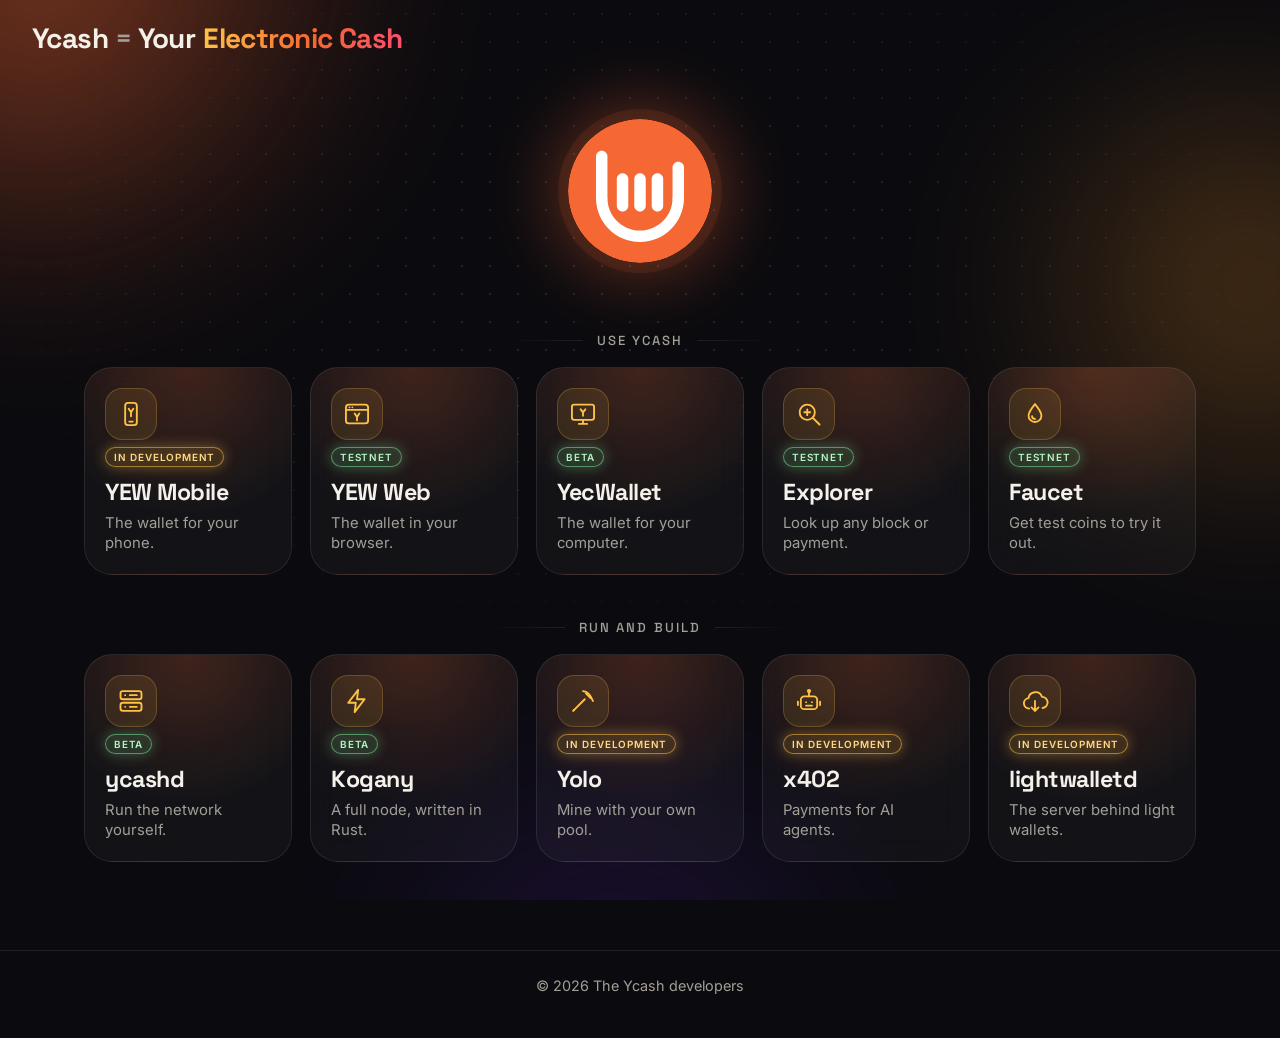
<file: index.html>
<!doctype html>
<html lang="en" class="no-js">
<head>
  <meta charset="utf-8">
  <meta name="viewport" content="width=device-width, initial-scale=1">
  <title>Ycash: Your Electronic Cash</title>
  <meta name="description" content="Ycash is digital cash you control. Wallets, nodes and tools.">
  <meta name="theme-color" content="#0b0b0f">
  <meta name="color-scheme" content="dark">
  <meta property="og:title" content="Ycash: Your Electronic Cash">
  <meta property="og:description" content="Ycash is digital cash you control. Wallets, nodes and tools.">
  <meta property="og:type" content="website">
  <meta property="og:url" content="https://ycash.team/">
  <link rel="canonical" href="https://ycash.team/">
  <link rel="icon" href="/assets/ycash-logo.svg" type="image/svg+xml">
  <link rel="preconnect" href="https://fonts.googleapis.com">
  <link rel="preconnect" href="https://fonts.gstatic.com" crossorigin>
  <link rel="stylesheet" href="https://fonts.googleapis.com/css2?family=Inter:wght@400;500;600&amp;family=Space+Grotesk:wght@500;700&amp;display=swap">
  <link rel="stylesheet" href="/assets/site.css">
  <script src="/assets/site.js" defer></script>
</head>
<body class="home">
  <div class="sky" aria-hidden="true">
    <span class="orb orb-a"></span>
    <span class="orb orb-b"></span>
    <span class="orb orb-c"></span>
    <span class="grid"></span>
  </div>

  <header class="corner" id="corner">
    <h1 class="brandline">
      <span class="sr-only">Ycash = Your Electronic Cash</span>
      <span class="fixed" aria-hidden="true">Ycash <span class="eq">=</span> Your</span>
      <span class="slot" aria-hidden="true"><span class="sizer">Electronic Cash</span><span class="word is-in" id="word">Electronic Cash</span></span>
    </h1>
  </header>

  <main>
    <section class="hero">
      <img class="logo" src="/assets/ycash-logo.svg" width="144" height="144" alt="Ycash logo">
    </section>

    <section class="row row-use" aria-labelledby="row-use">
      <h2 class="row-label" id="row-use">Use Ycash</h2>
      <ul class="tiles">
        <li class="tile">
          <span class="tag tag-dev">In development</span>
          <svg class="icon" viewBox="0 0 24 24" fill="none" stroke="currentColor" stroke-width="1.6" stroke-linecap="round" stroke-linejoin="round" aria-hidden="true" focusable="false"><rect x="7" y="2.5" width="10" height="19" rx="2.5"/><path d="M10.5 18.5h3"/><path d="M10 7.5l2 3 2-3M12 10.5V14"/></svg>
          <h3><a href="/yew/">YEW Mobile</a></h3>
          <p>The wallet for your phone.</p>
        </li>
        <li class="tile">
          <span class="tag tag-live">Testnet</span>
          <svg class="icon" viewBox="0 0 24 24" fill="none" stroke="currentColor" stroke-width="1.6" stroke-linecap="round" stroke-linejoin="round" aria-hidden="true" focusable="false"><rect x="2.5" y="4" width="19" height="16" rx="2.5"/><path d="M2.5 8.5h19M5.5 6.3h.01M8 6.3h.01"/><path d="M10 11.5l2 3 2-3M12 14.5V17.5"/></svg>
          <h3><a href="/yew-web/">YEW Web</a></h3>
          <p>The wallet in your browser.</p>
        </li>
        <li class="tile">
          <span class="tag tag-live">Beta</span>
          <svg class="icon" viewBox="0 0 24 24" fill="none" stroke="currentColor" stroke-width="1.6" stroke-linecap="round" stroke-linejoin="round" aria-hidden="true" focusable="false"><rect x="2.5" y="4" width="19" height="13" rx="2"/><path d="M8.5 20.5h7M12 17v3.5"/><path d="M10 8l2 2.6L14 8M12 10.6V13.5"/></svg>
          <h3><a href="/yecwallet/">YecWallet</a></h3>
          <p>The wallet for your computer.</p>
        </li>
        <li class="tile">
          <span class="tag tag-live">Testnet</span>
          <svg class="icon" viewBox="0 0 24 24" fill="none" stroke="currentColor" stroke-width="1.6" stroke-linecap="round" stroke-linejoin="round" aria-hidden="true" focusable="false"><circle cx="10.5" cy="10.5" r="6.5"/><path d="M15.5 15.5L21 21"/><path d="M8 10.5h5M10.5 8v5"/></svg>
          <h3><a href="/explorer/">Explorer</a></h3>
          <p>Look up any block or payment.</p>
        </li>
        <li class="tile">
          <span class="tag tag-live">Testnet</span>
          <svg class="icon" viewBox="0 0 24 24" fill="none" stroke="currentColor" stroke-width="1.6" stroke-linecap="round" stroke-linejoin="round" aria-hidden="true" focusable="false"><path d="M12 3.5c3 3.6 5.5 6.6 5.5 9.9a5.5 5.5 0 0 1-11 0c0-3.3 2.5-6.3 5.5-9.9z"/><path d="M9.5 13.8a2.5 2.5 0 0 0 2.5 2.5"/></svg>
          <h3><a href="/faucet/">Faucet</a></h3>
          <p>Get test coins to try it out.</p>
        </li>
      </ul>
    </section>

    <section class="row row-build" aria-labelledby="row-build">
      <h2 class="row-label" id="row-build">Run and build</h2>
      <ul class="tiles">
        <li class="tile">
          <span class="tag tag-live">Beta</span>
          <svg class="icon" viewBox="0 0 24 24" fill="none" stroke="currentColor" stroke-width="1.6" stroke-linecap="round" stroke-linejoin="round" aria-hidden="true" focusable="false"><rect x="3" y="3.5" width="18" height="7" rx="2"/><rect x="3" y="13.5" width="18" height="7" rx="2"/><path d="M7 7h.01M7 17h.01M11 7h6M11 17h6"/></svg>
          <h3><a href="/ycashd/">ycashd</a></h3>
          <p>Run the network yourself.</p>
        </li>
        <li class="tile">
          <span class="tag tag-live">Beta</span>
          <svg class="icon" viewBox="0 0 24 24" fill="none" stroke="currentColor" stroke-width="1.6" stroke-linecap="round" stroke-linejoin="round" aria-hidden="true" focusable="false"><path d="M13 2.5L4.5 13.5H11l-1 8 8.5-11H12l1-8z"/></svg>
          <h3><a href="/kogany/">Kogany</a></h3>
          <p>A full node, written in Rust.</p>
        </li>
        <li class="tile">
          <span class="tag tag-dev">In development</span>
          <svg class="icon" viewBox="0 0 24 24" fill="none" stroke="currentColor" stroke-width="1.6" stroke-linecap="round" stroke-linejoin="round" aria-hidden="true" focusable="false"><path d="M14.5 5.5l4 4M4 20l9.5-9.5"/><path d="M12 3.5c3 .2 6.3 2.2 8.5 8.5"/><path d="M4 20l-.5.5"/></svg>
          <h3><a href="/yolo/">Yolo</a></h3>
          <p>Mine with your own pool.</p>
        </li>
        <li class="tile">
          <span class="tag tag-dev">In development</span>
          <svg class="icon" viewBox="0 0 24 24" fill="none" stroke="currentColor" stroke-width="1.6" stroke-linecap="round" stroke-linejoin="round" aria-hidden="true" focusable="false"><rect x="5" y="8" width="14" height="11" rx="3"/><path d="M12 8V4.5M9.5 13h.01M14.5 13h.01M9.5 16h5"/><circle cx="12" cy="3.5" r="1"/><path d="M2.5 12.5v3M21.5 12.5v3"/></svg>
          <h3><a href="/x402/">x402</a></h3>
          <p>Payments for AI agents.</p>
        </li>
        <li class="tile">
          <span class="tag tag-dev">In development</span>
          <svg class="icon" viewBox="0 0 24 24" fill="none" stroke="currentColor" stroke-width="1.6" stroke-linecap="round" stroke-linejoin="round" aria-hidden="true" focusable="false"><path d="M7 18.5a4.5 4.5 0 01-.6-8.96A6 6 0 0118 8.5a4.75 4.75 0 01.5 9.48"/><path d="M12 12v8.5M9 17.5l3 3 3-3"/></svg>
          <h3><a href="/lightwalletd/">lightwalletd</a></h3>
          <p>The server behind light wallets.</p>
        </li>
      </ul>
    </section>

  </main>

  <footer>
    <p>© 2026 The Ycash developers</p>
  </footer>
</body>
</html>
</file>
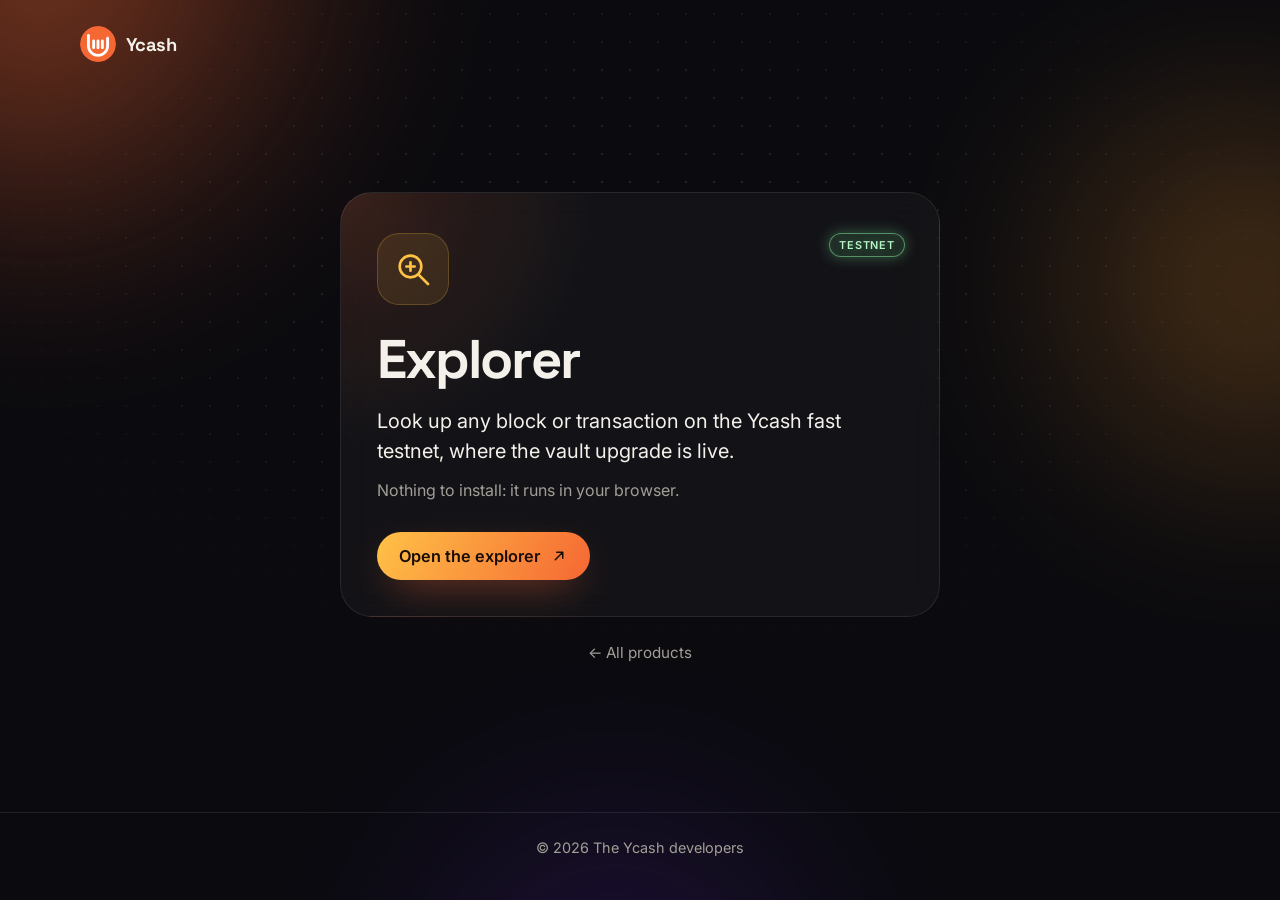
<file: explorer/index.html>
<!doctype html>
<html lang="en" class="no-js">
<head>
  <meta charset="utf-8">
  <meta name="viewport" content="width=device-width, initial-scale=1">
  <title>Explorer · Ycash</title>
  <meta name="description" content="Look up any block or transaction on the Ycash fast testnet, where the vault upgrade is live.">
  <meta name="theme-color" content="#0b0b0f">
  <meta name="color-scheme" content="dark">
  <meta property="og:title" content="Explorer · Ycash">
  <meta property="og:description" content="Look up any block or transaction on the Ycash fast testnet, where the vault upgrade is live.">
  <meta property="og:type" content="website">
  <meta property="og:url" content="https://ycash.team/explorer/">
  <link rel="canonical" href="https://ycash.team/explorer/">
  <link rel="icon" href="/assets/ycash-logo.svg" type="image/svg+xml">
  <link rel="preconnect" href="https://fonts.googleapis.com">
  <link rel="preconnect" href="https://fonts.gstatic.com" crossorigin>
  <link rel="stylesheet" href="https://fonts.googleapis.com/css2?family=Inter:wght@400;500;600&amp;family=Space+Grotesk:wght@500;700&amp;display=swap">
  <link rel="stylesheet" href="/assets/site.css">
  <script src="/assets/site.js" defer></script>
</head>
<body class="product">
  <div class="sky" aria-hidden="true">
    <span class="orb orb-a"></span>
    <span class="orb orb-b"></span>
    <span class="orb orb-c"></span>
    <span class="grid"></span>
  </div>

  <header class="bar">
    <a class="brand" href="/"><img src="/assets/ycash-logo.svg" width="36" height="36" alt=""><span>Ycash</span></a>
  </header>

  <main>
    <article class="card">
      <svg class="icon icon-lg" viewBox="0 0 24 24" fill="none" stroke="currentColor" stroke-width="1.6" stroke-linecap="round" stroke-linejoin="round" aria-hidden="true" focusable="false"><circle cx="10.5" cy="10.5" r="6.5"/><path d="M15.5 15.5L21 21"/><path d="M8 10.5h5M10.5 8v5"/></svg>
      <span class="tag tag-live">Testnet</span>
      <h1>Explorer</h1>
      <p class="what">Look up any block or transaction on the Ycash fast testnet, where the vault upgrade is live.</p>
      <p class="how">Nothing to install: it runs in your browser.</p>
      <a class="button" href="https://fastnet-explorer.ycash.team" rel="noopener">Open the explorer <svg class="arrow" viewBox="0 0 24 24" width="18" height="18" fill="none" stroke="currentColor" stroke-width="2" stroke-linecap="round" stroke-linejoin="round" aria-hidden="true" focusable="false"><path d="M7 17L17 7M9 7h8v8"/></svg></a>
    </article>
    <p class="back"><a href="/">All products</a></p>
  </main>

  <footer>
    <p>© 2026 The Ycash developers</p>
  </footer>
</body>
</html>
</file>
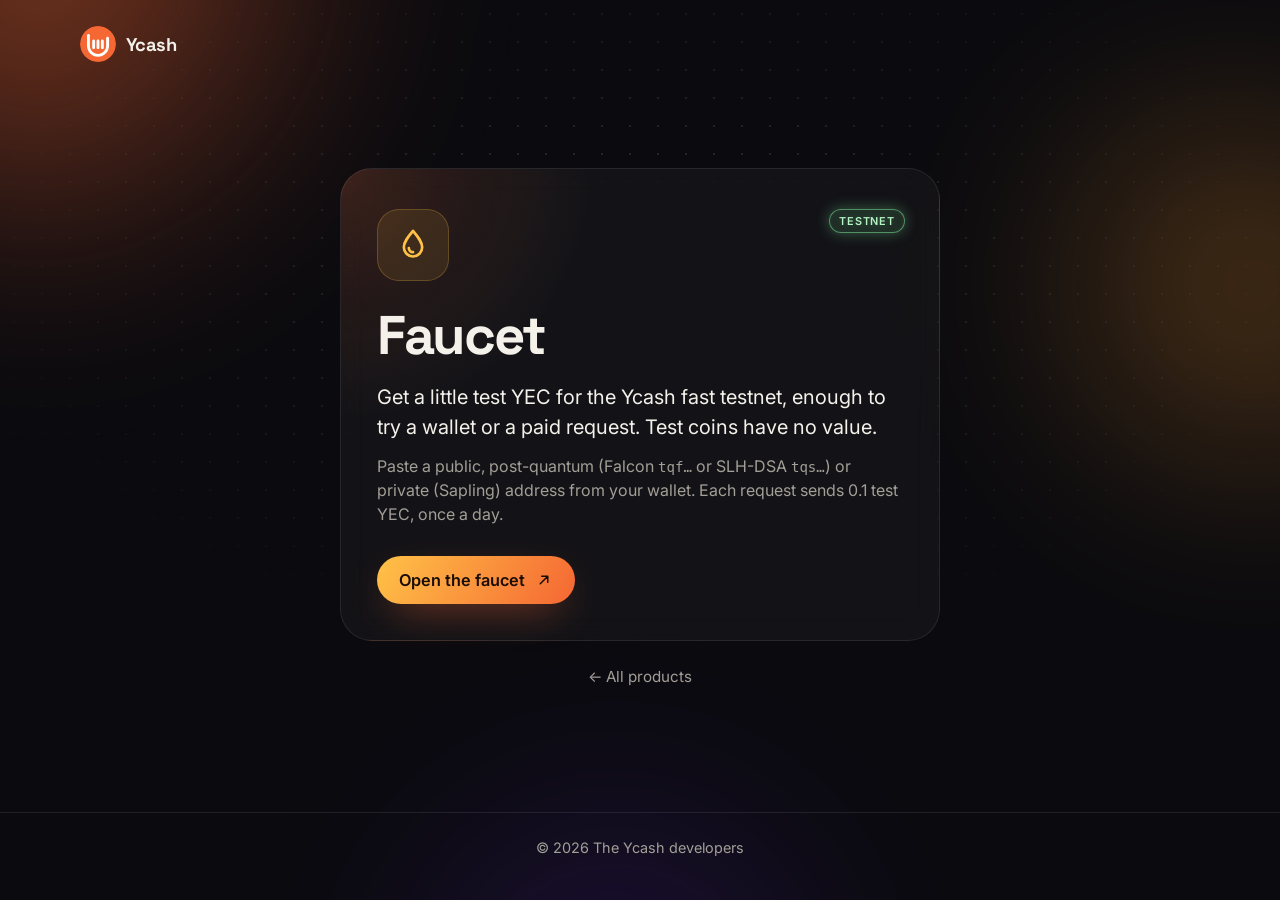
<file: faucet/index.html>
<!doctype html>
<html lang="en" class="no-js">
<head>
  <meta charset="utf-8">
  <meta name="viewport" content="width=device-width, initial-scale=1">
  <title>Faucet · Ycash</title>
  <meta name="description" content="Get a little test YEC for the Ycash fast testnet, enough to try a wallet or a paid request. Test coins have no value.">
  <meta name="theme-color" content="#0b0b0f">
  <meta name="color-scheme" content="dark">
  <meta property="og:title" content="Faucet · Ycash">
  <meta property="og:description" content="Get a little test YEC for the Ycash fast testnet, enough to try a wallet or a paid request. Test coins have no value.">
  <meta property="og:type" content="website">
  <meta property="og:url" content="https://ycash.team/faucet/">
  <link rel="canonical" href="https://ycash.team/faucet/">
  <link rel="icon" href="/assets/ycash-logo.svg" type="image/svg+xml">
  <link rel="preconnect" href="https://fonts.googleapis.com">
  <link rel="preconnect" href="https://fonts.gstatic.com" crossorigin>
  <link rel="stylesheet" href="https://fonts.googleapis.com/css2?family=Inter:wght@400;500;600&amp;family=Space+Grotesk:wght@500;700&amp;display=swap">
  <link rel="stylesheet" href="/assets/site.css">
  <script src="/assets/site.js" defer></script>
</head>
<body class="product">
  <div class="sky" aria-hidden="true">
    <span class="orb orb-a"></span>
    <span class="orb orb-b"></span>
    <span class="orb orb-c"></span>
    <span class="grid"></span>
  </div>

  <header class="bar">
    <a class="brand" href="/"><img src="/assets/ycash-logo.svg" width="36" height="36" alt=""><span>Ycash</span></a>
  </header>

  <main>
    <article class="card">
      <svg class="icon icon-lg" viewBox="0 0 24 24" fill="none" stroke="currentColor" stroke-width="1.6" stroke-linecap="round" stroke-linejoin="round" aria-hidden="true" focusable="false"><path d="M12 3.5c3 3.6 5.5 6.6 5.5 9.9a5.5 5.5 0 0 1-11 0c0-3.3 2.5-6.3 5.5-9.9z"/><path d="M9.5 13.8a2.5 2.5 0 0 0 2.5 2.5"/></svg>
      <span class="tag tag-live">Testnet</span>
      <h1>Faucet</h1>
      <p class="what">Get a little test YEC for the Ycash fast testnet, enough to try a wallet or a paid request. Test coins have no value.</p>
      <p class="how">Paste a public, post-quantum (Falcon <code>tqf…</code> or SLH-DSA <code>tqs…</code>) or private (Sapling) address from your wallet. Each request sends 0.1 test YEC, once a day.</p>
      <a class="button" href="https://fastnet-x402.ycash.team/faucet/" rel="noopener">Open the faucet <svg class="arrow" viewBox="0 0 24 24" width="18" height="18" fill="none" stroke="currentColor" stroke-width="2" stroke-linecap="round" stroke-linejoin="round" aria-hidden="true" focusable="false"><path d="M7 17L17 7M9 7h8v8"/></svg></a>
    </article>
    <p class="back"><a href="/">All products</a></p>
  </main>

  <footer>
    <p>© 2026 The Ycash developers</p>
  </footer>
</body>
</html>
</file>
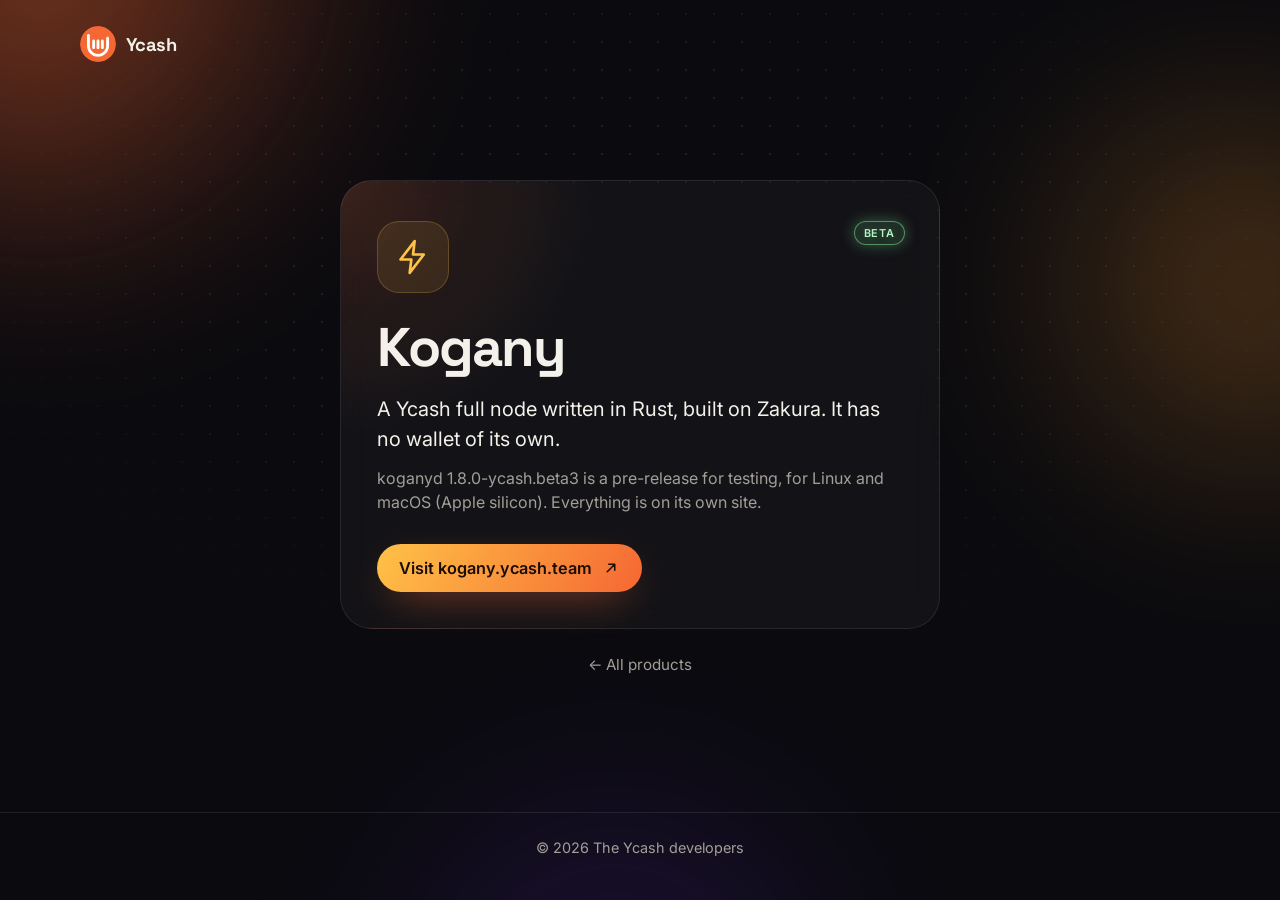
<file: kogany/index.html>
<!doctype html>
<html lang="en" class="no-js">
<head>
  <meta charset="utf-8">
  <meta name="viewport" content="width=device-width, initial-scale=1">
  <title>Kogany · Ycash</title>
  <meta name="description" content="A Ycash full node written in Rust, built on Zakura. It has no wallet of its own.">
  <meta name="theme-color" content="#0b0b0f">
  <meta name="color-scheme" content="dark">
  <meta property="og:title" content="Kogany · Ycash">
  <meta property="og:description" content="A Ycash full node written in Rust, built on Zakura. It has no wallet of its own.">
  <meta property="og:type" content="website">
  <meta property="og:url" content="https://ycash.team/kogany/">
  <link rel="canonical" href="https://ycash.team/kogany/">
  <link rel="icon" href="/assets/ycash-logo.svg" type="image/svg+xml">
  <link rel="preconnect" href="https://fonts.googleapis.com">
  <link rel="preconnect" href="https://fonts.gstatic.com" crossorigin>
  <link rel="stylesheet" href="https://fonts.googleapis.com/css2?family=Inter:wght@400;500;600&amp;family=Space+Grotesk:wght@500;700&amp;display=swap">
  <link rel="stylesheet" href="/assets/site.css">
  <script src="/assets/site.js" defer></script>
</head>
<body class="product">
  <div class="sky" aria-hidden="true">
    <span class="orb orb-a"></span>
    <span class="orb orb-b"></span>
    <span class="orb orb-c"></span>
    <span class="grid"></span>
  </div>

  <header class="bar">
    <a class="brand" href="/"><img src="/assets/ycash-logo.svg" width="36" height="36" alt=""><span>Ycash</span></a>
  </header>

  <main>
    <article class="card">
      <svg class="icon icon-lg" viewBox="0 0 24 24" fill="none" stroke="currentColor" stroke-width="1.6" stroke-linecap="round" stroke-linejoin="round" aria-hidden="true" focusable="false"><path d="M13 2.5L4.5 13.5H11l-1 8 8.5-11H12l1-8z"/></svg>
      <span class="tag tag-live">Beta</span>
      <h1>Kogany</h1>
      <p class="what">A Ycash full node written in Rust, built on Zakura. It has no wallet of its own.</p>
      <p class="how">koganyd 1.8.0-ycash.beta3 is a pre-release for testing, for Linux and macOS (Apple silicon). Everything is on its own site.</p>
      <a class="button" href="https://kogany.ycash.team" rel="noopener">Visit kogany.ycash.team <svg class="arrow" viewBox="0 0 24 24" width="18" height="18" fill="none" stroke="currentColor" stroke-width="2" stroke-linecap="round" stroke-linejoin="round" aria-hidden="true" focusable="false"><path d="M7 17L17 7M9 7h8v8"/></svg></a>
    </article>
    <p class="back"><a href="/">All products</a></p>
  </main>

  <footer>
    <p>© 2026 The Ycash developers</p>
  </footer>
</body>
</html>
</file>
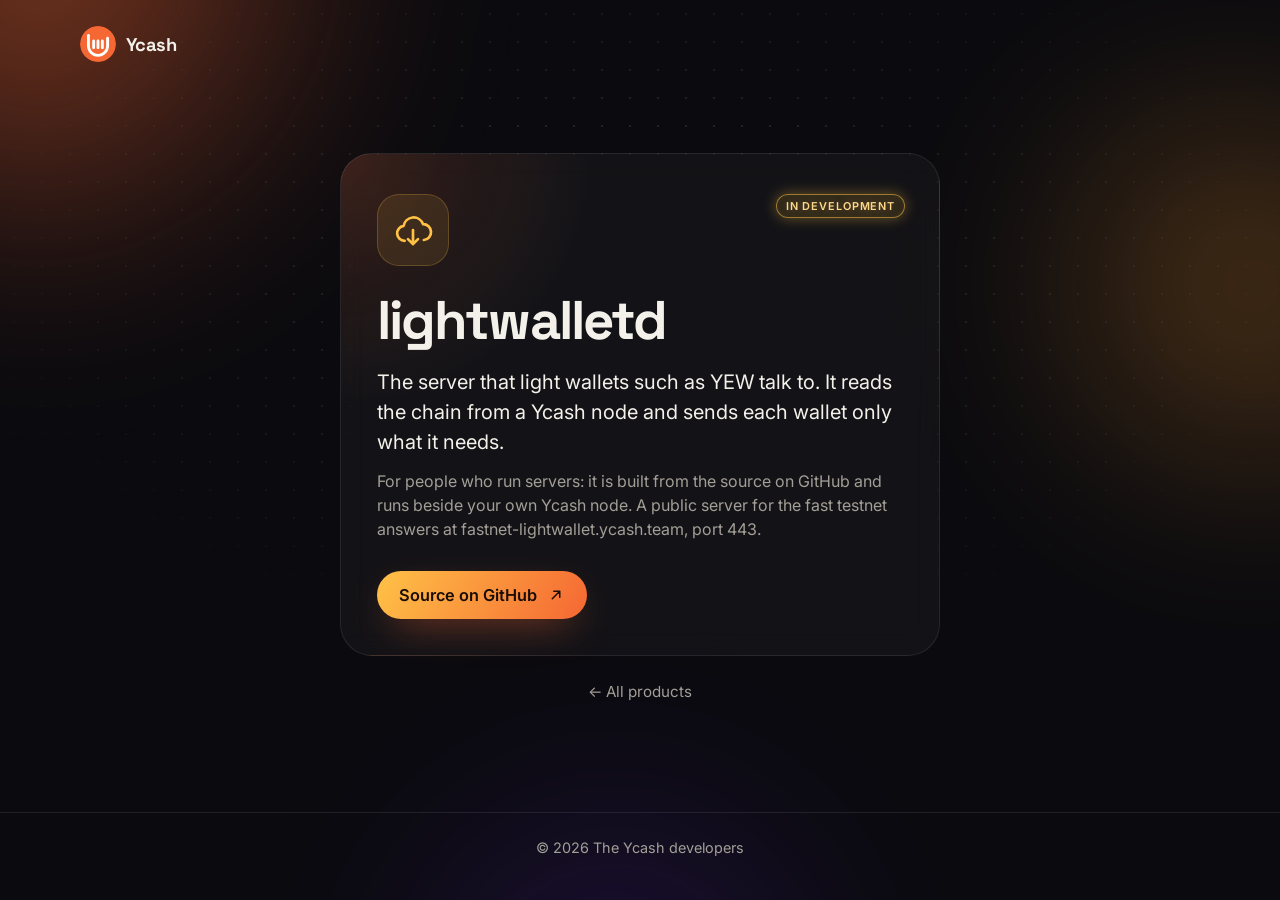
<file: lightwalletd/index.html>
<!doctype html>
<html lang="en" class="no-js">
<head>
  <meta charset="utf-8">
  <meta name="viewport" content="width=device-width, initial-scale=1">
  <title>lightwalletd · Ycash</title>
  <meta name="description" content="The server that light wallets such as YEW talk to. It reads the chain from a Ycash node and sends each wallet only what it needs.">
  <meta name="theme-color" content="#0b0b0f">
  <meta name="color-scheme" content="dark">
  <meta property="og:title" content="lightwalletd · Ycash">
  <meta property="og:description" content="The server that light wallets such as YEW talk to. It reads the chain from a Ycash node and sends each wallet only what it needs.">
  <meta property="og:type" content="website">
  <meta property="og:url" content="https://ycash.team/lightwalletd/">
  <link rel="canonical" href="https://ycash.team/lightwalletd/">
  <link rel="icon" href="/assets/ycash-logo.svg" type="image/svg+xml">
  <link rel="preconnect" href="https://fonts.googleapis.com">
  <link rel="preconnect" href="https://fonts.gstatic.com" crossorigin>
  <link rel="stylesheet" href="https://fonts.googleapis.com/css2?family=Inter:wght@400;500;600&amp;family=Space+Grotesk:wght@500;700&amp;display=swap">
  <link rel="stylesheet" href="/assets/site.css">
  <script src="/assets/site.js" defer></script>
</head>
<body class="product">
  <div class="sky" aria-hidden="true">
    <span class="orb orb-a"></span>
    <span class="orb orb-b"></span>
    <span class="orb orb-c"></span>
    <span class="grid"></span>
  </div>

  <header class="bar">
    <a class="brand" href="/"><img src="/assets/ycash-logo.svg" width="36" height="36" alt=""><span>Ycash</span></a>
  </header>

  <main>
    <article class="card">
      <svg class="icon icon-lg" viewBox="0 0 24 24" fill="none" stroke="currentColor" stroke-width="1.6" stroke-linecap="round" stroke-linejoin="round" aria-hidden="true" focusable="false"><path d="M7 18.5a4.5 4.5 0 01-.6-8.96A6 6 0 0118 8.5a4.75 4.75 0 01.5 9.48"/><path d="M12 12v8.5M9 17.5l3 3 3-3"/></svg>
      <span class="tag tag-dev">In development</span>
      <h1>lightwalletd</h1>
      <p class="what">The server that light wallets such as YEW talk to. It reads the chain from a Ycash node and sends each wallet only what it needs.</p>
      <p class="how">For people who run servers: it is built from the source on GitHub and runs beside your own Ycash node. A public server for the fast testnet answers at fastnet-lightwallet.ycash.team, port 443.</p>
      <a class="button" href="https://github.com/boyfromcave/lightwalletd" rel="noopener">Source on GitHub <svg class="arrow" viewBox="0 0 24 24" width="18" height="18" fill="none" stroke="currentColor" stroke-width="2" stroke-linecap="round" stroke-linejoin="round" aria-hidden="true" focusable="false"><path d="M7 17L17 7M9 7h8v8"/></svg></a>
    </article>
    <p class="back"><a href="/">All products</a></p>
  </main>

  <footer>
    <p>© 2026 The Ycash developers</p>
  </footer>
</body>
</html>
</file>
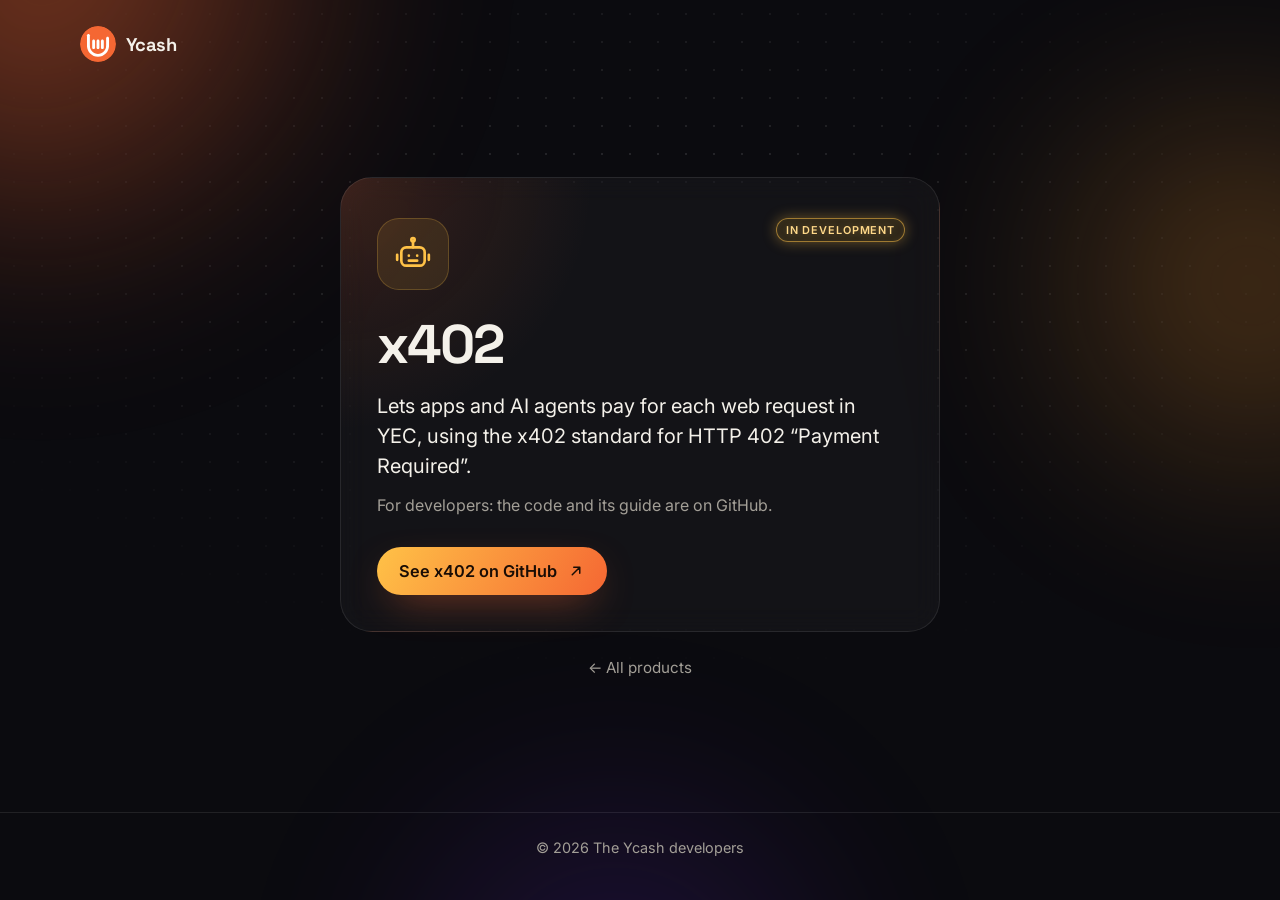
<file: x402/index.html>
<!doctype html>
<html lang="en" class="no-js">
<head>
  <meta charset="utf-8">
  <meta name="viewport" content="width=device-width, initial-scale=1">
  <title>x402 · Ycash</title>
  <meta name="description" content="Lets apps and AI agents pay for each web request in YEC, using the x402 standard for HTTP 402 “Payment Required”.">
  <meta name="theme-color" content="#0b0b0f">
  <meta name="color-scheme" content="dark">
  <meta property="og:title" content="x402 · Ycash">
  <meta property="og:description" content="Lets apps and AI agents pay for each web request in YEC, using the x402 standard for HTTP 402 “Payment Required”.">
  <meta property="og:type" content="website">
  <meta property="og:url" content="https://ycash.team/x402/">
  <link rel="canonical" href="https://ycash.team/x402/">
  <link rel="icon" href="/assets/ycash-logo.svg" type="image/svg+xml">
  <link rel="preconnect" href="https://fonts.googleapis.com">
  <link rel="preconnect" href="https://fonts.gstatic.com" crossorigin>
  <link rel="stylesheet" href="https://fonts.googleapis.com/css2?family=Inter:wght@400;500;600&amp;family=Space+Grotesk:wght@500;700&amp;display=swap">
  <link rel="stylesheet" href="/assets/site.css">
  <script src="/assets/site.js" defer></script>
</head>
<body class="product">
  <div class="sky" aria-hidden="true">
    <span class="orb orb-a"></span>
    <span class="orb orb-b"></span>
    <span class="orb orb-c"></span>
    <span class="grid"></span>
  </div>

  <header class="bar">
    <a class="brand" href="/"><img src="/assets/ycash-logo.svg" width="36" height="36" alt=""><span>Ycash</span></a>
  </header>

  <main>
    <article class="card">
      <svg class="icon icon-lg" viewBox="0 0 24 24" fill="none" stroke="currentColor" stroke-width="1.6" stroke-linecap="round" stroke-linejoin="round" aria-hidden="true" focusable="false"><rect x="5" y="8" width="14" height="11" rx="3"/><path d="M12 8V4.5M9.5 13h.01M14.5 13h.01M9.5 16h5"/><circle cx="12" cy="3.5" r="1"/><path d="M2.5 12.5v3M21.5 12.5v3"/></svg>
      <span class="tag tag-dev">In development</span>
      <h1>x402</h1>
      <p class="what">Lets apps and AI agents pay for each web request in YEC, using the x402 standard for HTTP 402 “Payment Required”.</p>
      <p class="how">For developers: the code and its guide are on GitHub.</p>
      <a class="button" href="https://github.com/boyfromcave/x402-ycash" rel="noopener">See x402 on GitHub <svg class="arrow" viewBox="0 0 24 24" width="18" height="18" fill="none" stroke="currentColor" stroke-width="2" stroke-linecap="round" stroke-linejoin="round" aria-hidden="true" focusable="false"><path d="M7 17L17 7M9 7h8v8"/></svg></a>
    </article>
    <p class="back"><a href="/">All products</a></p>
  </main>

  <footer>
    <p>© 2026 The Ycash developers</p>
  </footer>
</body>
</html>
</file>
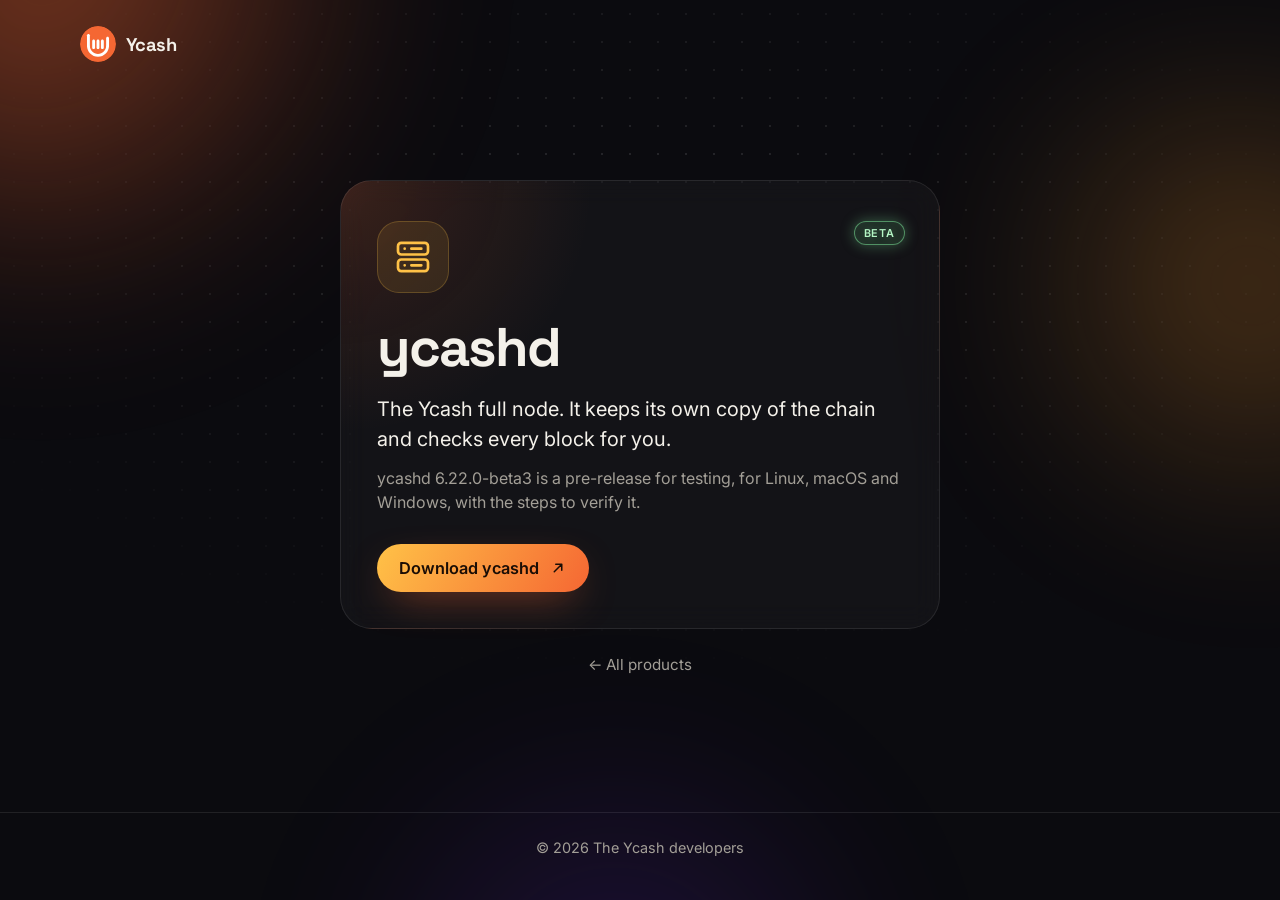
<file: ycashd/index.html>
<!doctype html>
<html lang="en" class="no-js">
<head>
  <meta charset="utf-8">
  <meta name="viewport" content="width=device-width, initial-scale=1">
  <title>ycashd · Ycash</title>
  <meta name="description" content="The Ycash full node. It keeps its own copy of the chain and checks every block for you.">
  <meta name="theme-color" content="#0b0b0f">
  <meta name="color-scheme" content="dark">
  <meta property="og:title" content="ycashd · Ycash">
  <meta property="og:description" content="The Ycash full node. It keeps its own copy of the chain and checks every block for you.">
  <meta property="og:type" content="website">
  <meta property="og:url" content="https://ycash.team/ycashd/">
  <link rel="canonical" href="https://ycash.team/ycashd/">
  <link rel="icon" href="/assets/ycash-logo.svg" type="image/svg+xml">
  <link rel="preconnect" href="https://fonts.googleapis.com">
  <link rel="preconnect" href="https://fonts.gstatic.com" crossorigin>
  <link rel="stylesheet" href="https://fonts.googleapis.com/css2?family=Inter:wght@400;500;600&amp;family=Space+Grotesk:wght@500;700&amp;display=swap">
  <link rel="stylesheet" href="/assets/site.css">
  <script src="/assets/site.js" defer></script>
</head>
<body class="product">
  <div class="sky" aria-hidden="true">
    <span class="orb orb-a"></span>
    <span class="orb orb-b"></span>
    <span class="orb orb-c"></span>
    <span class="grid"></span>
  </div>

  <header class="bar">
    <a class="brand" href="/"><img src="/assets/ycash-logo.svg" width="36" height="36" alt=""><span>Ycash</span></a>
  </header>

  <main>
    <article class="card">
      <svg class="icon icon-lg" viewBox="0 0 24 24" fill="none" stroke="currentColor" stroke-width="1.6" stroke-linecap="round" stroke-linejoin="round" aria-hidden="true" focusable="false"><rect x="3" y="3.5" width="18" height="7" rx="2"/><rect x="3" y="13.5" width="18" height="7" rx="2"/><path d="M7 7h.01M7 17h.01M11 7h6M11 17h6"/></svg>
      <span class="tag tag-live">Beta</span>
      <h1>ycashd</h1>
      <p class="what">The Ycash full node. It keeps its own copy of the chain and checks every block for you.</p>
      <p class="how">ycashd 6.22.0-beta3 is a pre-release for testing, for Linux, macOS and Windows, with the steps to verify it.</p>
      <a class="button" href="https://kogany.ycash.team/download/#ycash6" rel="noopener">Download ycashd <svg class="arrow" viewBox="0 0 24 24" width="18" height="18" fill="none" stroke="currentColor" stroke-width="2" stroke-linecap="round" stroke-linejoin="round" aria-hidden="true" focusable="false"><path d="M7 17L17 7M9 7h8v8"/></svg></a>
    </article>
    <p class="back"><a href="/">All products</a></p>
  </main>

  <footer>
    <p>© 2026 The Ycash developers</p>
  </footer>
</body>
</html>
</file>
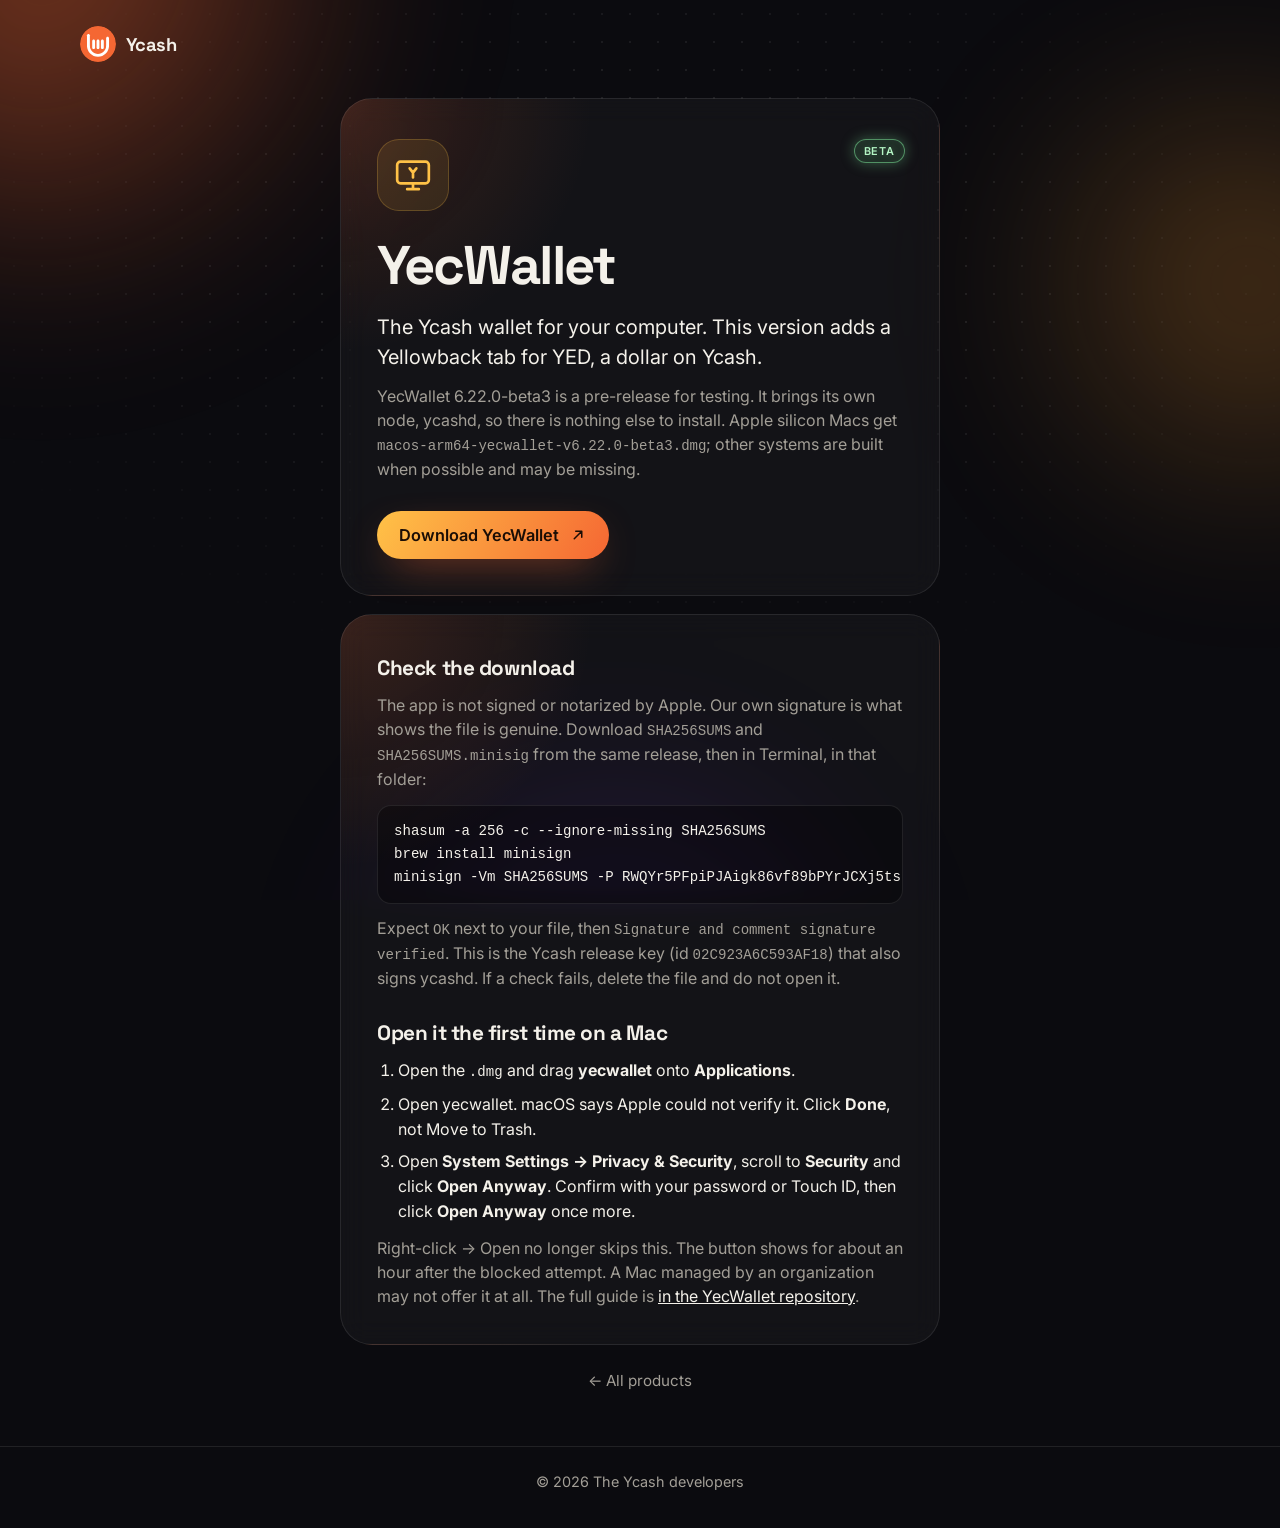
<file: yecwallet/index.html>
<!doctype html>
<html lang="en" class="no-js">
<head>
  <meta charset="utf-8">
  <meta name="viewport" content="width=device-width, initial-scale=1">
  <title>YecWallet · Ycash</title>
  <meta name="description" content="The Ycash wallet for your computer. This version adds a Yellowback tab for YED, a dollar on Ycash.">
  <meta name="theme-color" content="#0b0b0f">
  <meta name="color-scheme" content="dark">
  <meta property="og:title" content="YecWallet · Ycash">
  <meta property="og:description" content="The Ycash wallet for your computer. This version adds a Yellowback tab for YED, a dollar on Ycash.">
  <meta property="og:type" content="website">
  <meta property="og:url" content="https://ycash.team/yecwallet/">
  <link rel="canonical" href="https://ycash.team/yecwallet/">
  <link rel="icon" href="/assets/ycash-logo.svg" type="image/svg+xml">
  <link rel="preconnect" href="https://fonts.googleapis.com">
  <link rel="preconnect" href="https://fonts.gstatic.com" crossorigin>
  <link rel="stylesheet" href="https://fonts.googleapis.com/css2?family=Inter:wght@400;500;600&amp;family=Space+Grotesk:wght@500;700&amp;display=swap">
  <link rel="stylesheet" href="/assets/site.css">
  <script src="/assets/site.js" defer></script>
</head>
<body class="product">
  <div class="sky" aria-hidden="true">
    <span class="orb orb-a"></span>
    <span class="orb orb-b"></span>
    <span class="orb orb-c"></span>
    <span class="grid"></span>
  </div>

  <header class="bar">
    <a class="brand" href="/"><img src="/assets/ycash-logo.svg" width="36" height="36" alt=""><span>Ycash</span></a>
  </header>

  <main>
    <article class="card">
      <svg class="icon icon-lg" viewBox="0 0 24 24" fill="none" stroke="currentColor" stroke-width="1.6" stroke-linecap="round" stroke-linejoin="round" aria-hidden="true" focusable="false"><rect x="2.5" y="4" width="19" height="13" rx="2"/><path d="M8.5 20.5h7M12 17v3.5"/><path d="M10 8l2 2.6L14 8M12 10.6V13.5"/></svg>
      <span class="tag tag-live">Beta</span>
      <h1>YecWallet</h1>
      <p class="what">The Ycash wallet for your computer. This version adds a Yellowback tab for YED, a dollar on Ycash.</p>
      <p class="how">YecWallet 6.22.0-beta3 is a pre-release for testing. It brings its own node, ycashd, so there is nothing else to install. Apple silicon Macs get <code>macos-arm64-yecwallet-v6.22.0-beta3.dmg</code>; other systems are built when possible and may be missing.</p>
      <a class="button" href="https://github.com/boyfromcave/yecwallet-dd/releases/tag/v6.22.0-beta3" rel="noopener">Download YecWallet <svg class="arrow" viewBox="0 0 24 24" width="18" height="18" fill="none" stroke="currentColor" stroke-width="2" stroke-linecap="round" stroke-linejoin="round" aria-hidden="true" focusable="false"><path d="M7 17L17 7M9 7h8v8"/></svg></a>
    </article>

    <section class="card steps" aria-labelledby="check">
      <h2 id="check">Check the download</h2>
      <p class="how">The app is not signed or notarized by Apple. Our own signature is what shows the file is genuine. Download <code>SHA256SUMS</code> and <code>SHA256SUMS.minisig</code> from the same release, then in Terminal, in that folder:</p>
      <pre><code>shasum -a 256 -c --ignore-missing SHA256SUMS
brew install minisign
minisign -Vm SHA256SUMS -P RWQYr5PFpiPJAigk86vf89bPYrJCXj5tskgRAPRYFsEXyciZo8dveOGQ</code></pre>
      <p class="how">Expect <code>OK</code> next to your file, then <code>Signature and comment signature verified</code>. This is the Ycash release key (id <code>02C923A6C593AF18</code>) that also signs ycashd. If a check fails, delete the file and do not open it.</p>

      <h2 id="first-run">Open it the first time on a Mac</h2>
      <ol>
        <li>Open the <code>.dmg</code> and drag <strong>yecwallet</strong> onto <strong>Applications</strong>.</li>
        <li>Open yecwallet. macOS says Apple could not verify it. Click <strong>Done</strong>, not Move to Trash.</li>
        <li>Open <strong>System Settings → Privacy &amp; Security</strong>, scroll to <strong>Security</strong> and click <strong>Open Anyway</strong>. Confirm with your password or Touch ID, then click <strong>Open Anyway</strong> once more.</li>
      </ol>
      <p class="how">Right-click → Open no longer skips this. The button shows for about an hour after the blocked attempt. A Mac managed by an organization may not offer it at all. The full guide is <a href="https://github.com/boyfromcave/yecwallet-dd/blob/upgrade/vault/docs/install-macos.md" rel="noopener">in the YecWallet repository</a>.</p>
    </section>
    <p class="back"><a href="/">All products</a></p>
  </main>

  <footer>
    <p>© 2026 The Ycash developers</p>
  </footer>
</body>
</html>
</file>
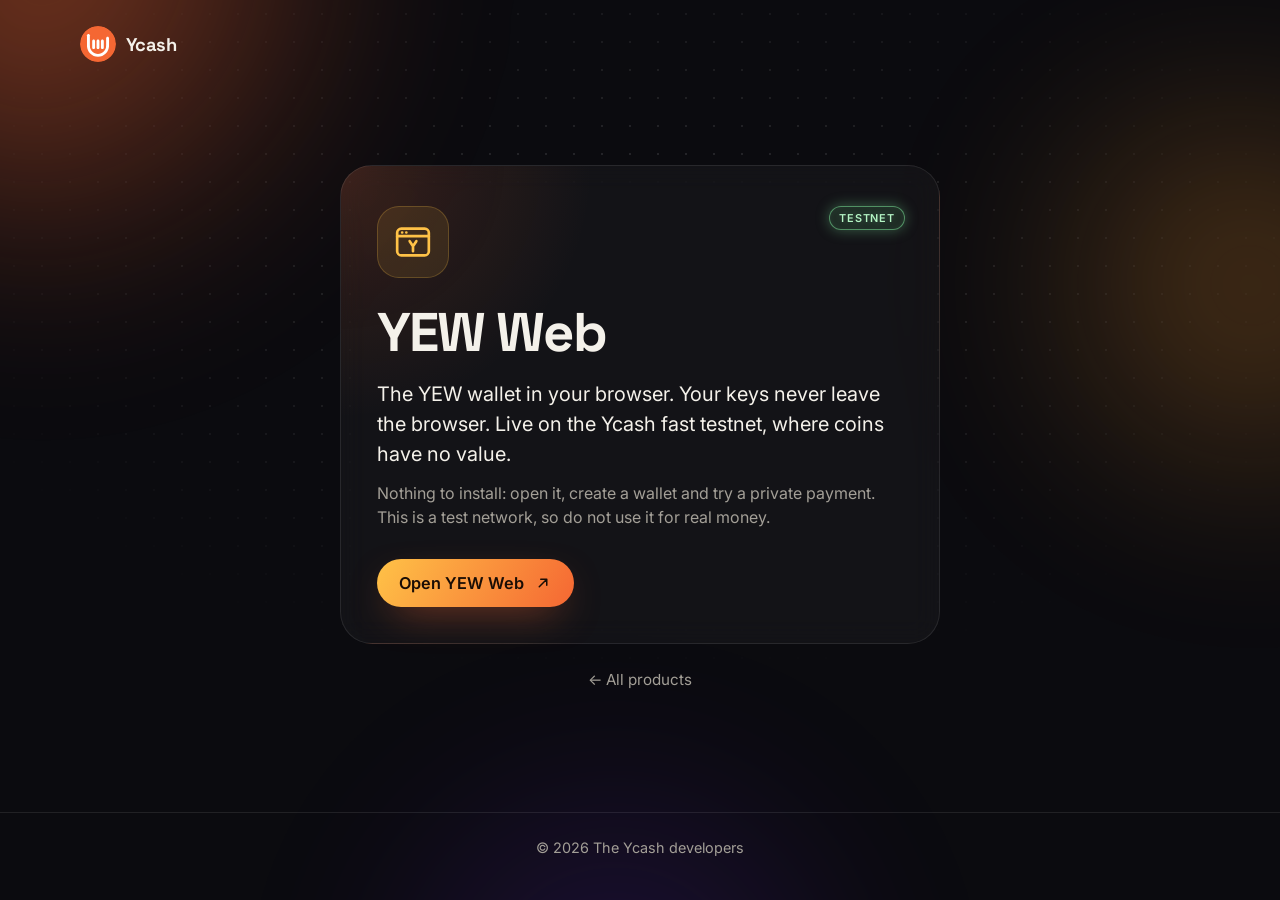
<file: yew-web/index.html>
<!doctype html>
<html lang="en" class="no-js">
<head>
  <meta charset="utf-8">
  <meta name="viewport" content="width=device-width, initial-scale=1">
  <title>YEW Web · Ycash</title>
  <meta name="description" content="The YEW wallet in your browser. Your keys never leave the browser. Live on the Ycash fast testnet, where coins have no value.">
  <meta name="theme-color" content="#0b0b0f">
  <meta name="color-scheme" content="dark">
  <meta property="og:title" content="YEW Web · Ycash">
  <meta property="og:description" content="The YEW wallet in your browser. Your keys never leave the browser. Live on the Ycash fast testnet, where coins have no value.">
  <meta property="og:type" content="website">
  <meta property="og:url" content="https://ycash.team/yew-web/">
  <link rel="canonical" href="https://ycash.team/yew-web/">
  <link rel="icon" href="/assets/ycash-logo.svg" type="image/svg+xml">
  <link rel="preconnect" href="https://fonts.googleapis.com">
  <link rel="preconnect" href="https://fonts.gstatic.com" crossorigin>
  <link rel="stylesheet" href="https://fonts.googleapis.com/css2?family=Inter:wght@400;500;600&amp;family=Space+Grotesk:wght@500;700&amp;display=swap">
  <link rel="stylesheet" href="/assets/site.css">
  <script src="/assets/site.js" defer></script>
</head>
<body class="product">
  <div class="sky" aria-hidden="true">
    <span class="orb orb-a"></span>
    <span class="orb orb-b"></span>
    <span class="orb orb-c"></span>
    <span class="grid"></span>
  </div>

  <header class="bar">
    <a class="brand" href="/"><img src="/assets/ycash-logo.svg" width="36" height="36" alt=""><span>Ycash</span></a>
  </header>

  <main>
    <article class="card">
      <svg class="icon icon-lg" viewBox="0 0 24 24" fill="none" stroke="currentColor" stroke-width="1.6" stroke-linecap="round" stroke-linejoin="round" aria-hidden="true" focusable="false"><rect x="2.5" y="4" width="19" height="16" rx="2.5"/><path d="M2.5 8.5h19M5.5 6.3h.01M8 6.3h.01"/><path d="M10 11.5l2 3 2-3M12 14.5V17.5"/></svg>
      <span class="tag tag-live">Testnet</span>
      <h1>YEW Web</h1>
      <p class="what">The YEW wallet in your browser. Your keys never leave the browser. Live on the Ycash fast testnet, where coins have no value.</p>
      <p class="how">Nothing to install: open it, create a wallet and try a private payment. This is a test network, so do not use it for real money.</p>
      <a class="button" href="https://fastnet-wallet.ycash.team/" rel="noopener">Open YEW Web <svg class="arrow" viewBox="0 0 24 24" width="18" height="18" fill="none" stroke="currentColor" stroke-width="2" stroke-linecap="round" stroke-linejoin="round" aria-hidden="true" focusable="false"><path d="M7 17L17 7M9 7h8v8"/></svg></a>
    </article>
    <p class="back"><a href="/">All products</a></p>
  </main>

  <footer>
    <p>© 2026 The Ycash developers</p>
  </footer>
</body>
</html>
</file>
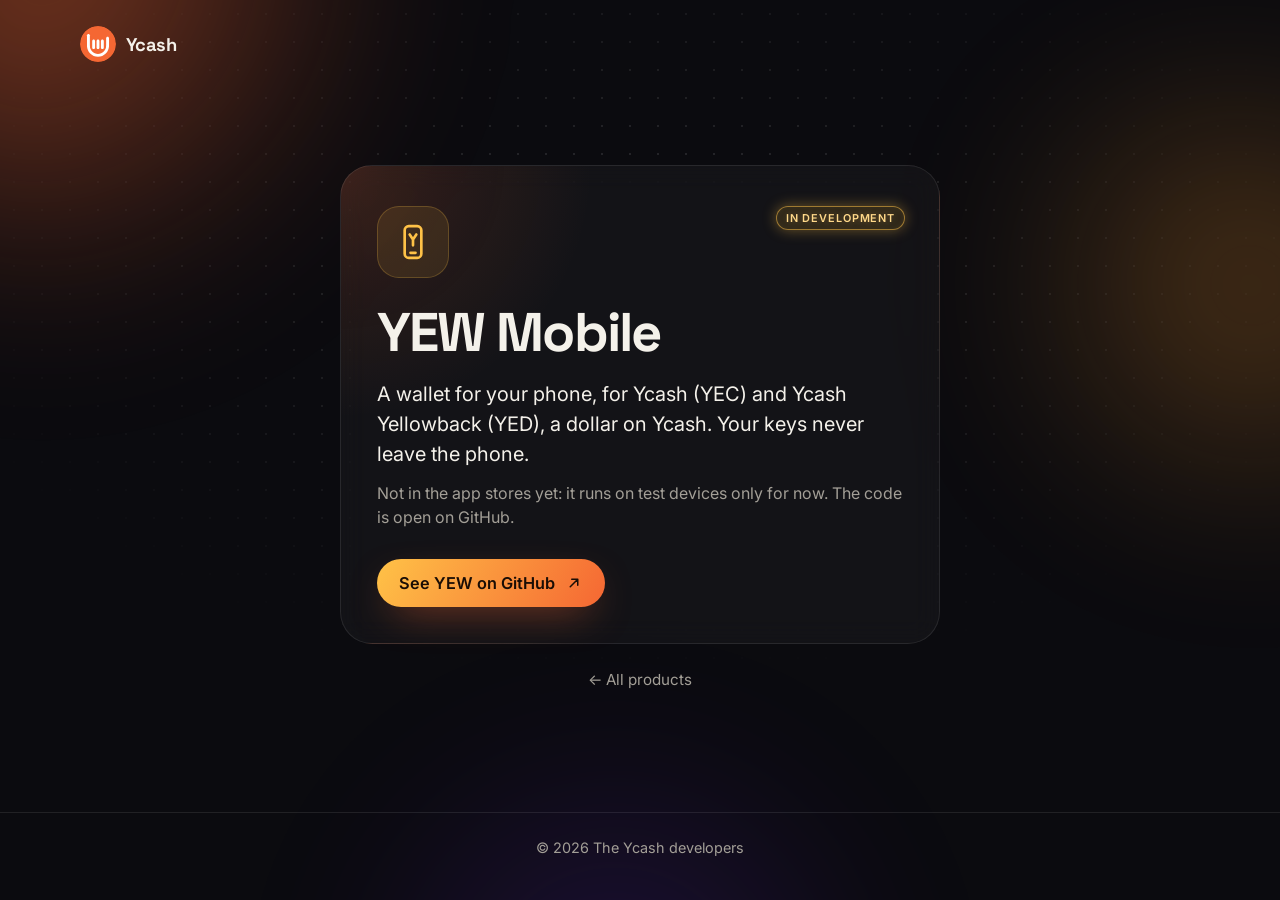
<file: yew/index.html>
<!doctype html>
<html lang="en" class="no-js">
<head>
  <meta charset="utf-8">
  <meta name="viewport" content="width=device-width, initial-scale=1">
  <title>YEW Mobile · Ycash</title>
  <meta name="description" content="A wallet for your phone, for Ycash (YEC) and Ycash Yellowback (YED), a dollar on Ycash. Your keys never leave the phone.">
  <meta name="theme-color" content="#0b0b0f">
  <meta name="color-scheme" content="dark">
  <meta property="og:title" content="YEW Mobile · Ycash">
  <meta property="og:description" content="A wallet for your phone, for Ycash (YEC) and Ycash Yellowback (YED), a dollar on Ycash. Your keys never leave the phone.">
  <meta property="og:type" content="website">
  <meta property="og:url" content="https://ycash.team/yew/">
  <link rel="canonical" href="https://ycash.team/yew/">
  <link rel="icon" href="/assets/ycash-logo.svg" type="image/svg+xml">
  <link rel="preconnect" href="https://fonts.googleapis.com">
  <link rel="preconnect" href="https://fonts.gstatic.com" crossorigin>
  <link rel="stylesheet" href="https://fonts.googleapis.com/css2?family=Inter:wght@400;500;600&amp;family=Space+Grotesk:wght@500;700&amp;display=swap">
  <link rel="stylesheet" href="/assets/site.css">
  <script src="/assets/site.js" defer></script>
</head>
<body class="product">
  <div class="sky" aria-hidden="true">
    <span class="orb orb-a"></span>
    <span class="orb orb-b"></span>
    <span class="orb orb-c"></span>
    <span class="grid"></span>
  </div>

  <header class="bar">
    <a class="brand" href="/"><img src="/assets/ycash-logo.svg" width="36" height="36" alt=""><span>Ycash</span></a>
  </header>

  <main>
    <article class="card">
      <svg class="icon icon-lg" viewBox="0 0 24 24" fill="none" stroke="currentColor" stroke-width="1.6" stroke-linecap="round" stroke-linejoin="round" aria-hidden="true" focusable="false"><rect x="7" y="2.5" width="10" height="19" rx="2.5"/><path d="M10.5 18.5h3"/><path d="M10 7.5l2 3 2-3M12 10.5V14"/></svg>
      <span class="tag tag-dev">In development</span>
      <h1>YEW Mobile</h1>
      <p class="what">A wallet for your phone, for Ycash (YEC) and Ycash Yellowback (YED), a dollar on Ycash. Your keys never leave the phone.</p>
      <p class="how">Not in the app stores yet: it runs on test devices only for now. The code is open on GitHub.</p>
      <a class="button" href="https://github.com/boyfromcave/yew" rel="noopener">See YEW on GitHub <svg class="arrow" viewBox="0 0 24 24" width="18" height="18" fill="none" stroke="currentColor" stroke-width="2" stroke-linecap="round" stroke-linejoin="round" aria-hidden="true" focusable="false"><path d="M7 17L17 7M9 7h8v8"/></svg></a>
    </article>
    <p class="back"><a href="/">All products</a></p>
  </main>

  <footer>
    <p>© 2026 The Ycash developers</p>
  </footer>
</body>
</html>
</file>
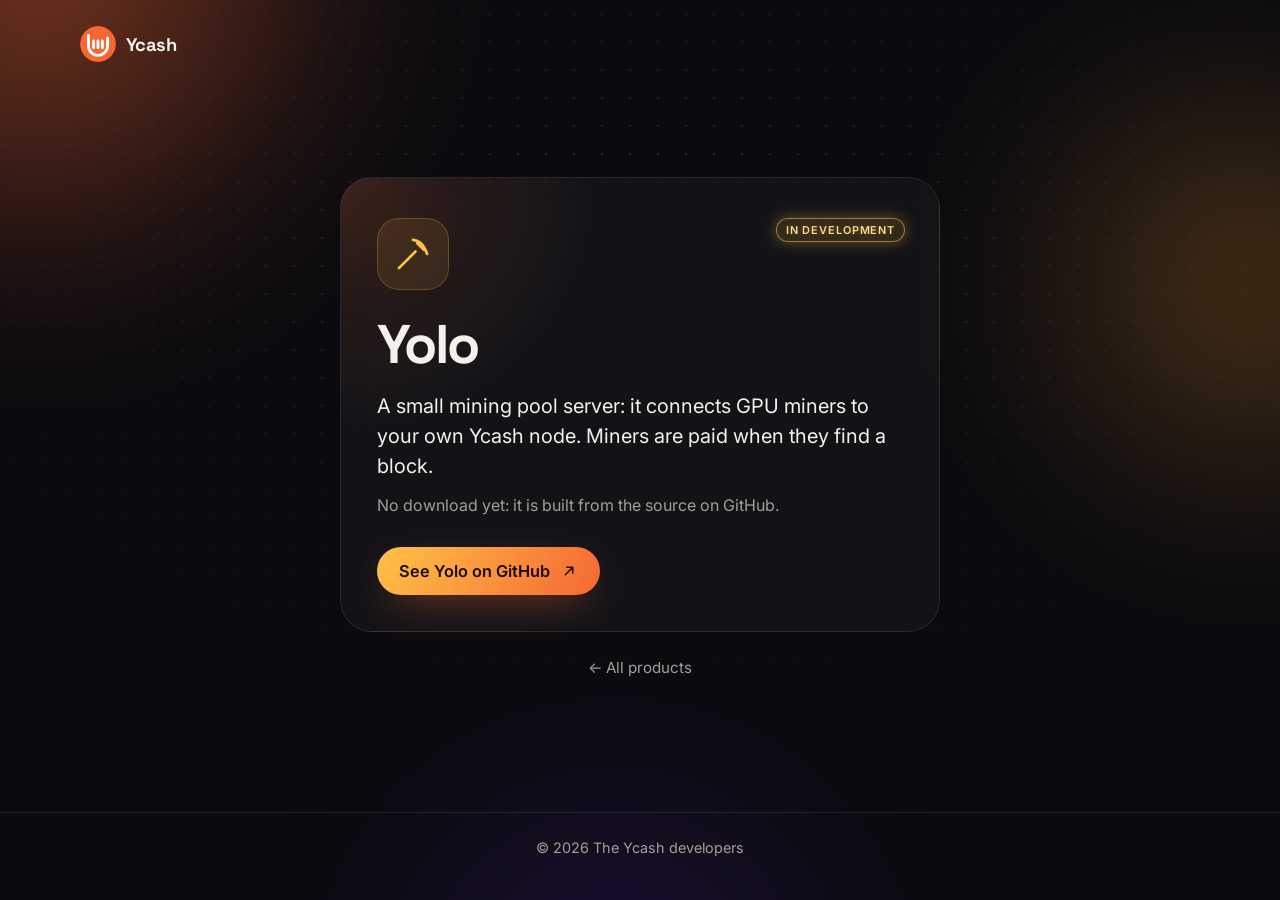
<file: yolo/index.html>
<!doctype html>
<html lang="en" class="no-js">
<head>
  <meta charset="utf-8">
  <meta name="viewport" content="width=device-width, initial-scale=1">
  <title>Yolo · Ycash</title>
  <meta name="description" content="A small mining pool server: it connects GPU miners to your own Ycash node. Miners are paid when they find a block.">
  <meta name="theme-color" content="#0b0b0f">
  <meta name="color-scheme" content="dark">
  <meta property="og:title" content="Yolo · Ycash">
  <meta property="og:description" content="A small mining pool server: it connects GPU miners to your own Ycash node. Miners are paid when they find a block.">
  <meta property="og:type" content="website">
  <meta property="og:url" content="https://ycash.team/yolo/">
  <link rel="canonical" href="https://ycash.team/yolo/">
  <link rel="icon" href="/assets/ycash-logo.svg" type="image/svg+xml">
  <link rel="preconnect" href="https://fonts.googleapis.com">
  <link rel="preconnect" href="https://fonts.gstatic.com" crossorigin>
  <link rel="stylesheet" href="https://fonts.googleapis.com/css2?family=Inter:wght@400;500;600&amp;family=Space+Grotesk:wght@500;700&amp;display=swap">
  <link rel="stylesheet" href="/assets/site.css">
  <script src="/assets/site.js" defer></script>
</head>
<body class="product">
  <div class="sky" aria-hidden="true">
    <span class="orb orb-a"></span>
    <span class="orb orb-b"></span>
    <span class="orb orb-c"></span>
    <span class="grid"></span>
  </div>

  <header class="bar">
    <a class="brand" href="/"><img src="/assets/ycash-logo.svg" width="36" height="36" alt=""><span>Ycash</span></a>
  </header>

  <main>
    <article class="card">
      <svg class="icon icon-lg" viewBox="0 0 24 24" fill="none" stroke="currentColor" stroke-width="1.6" stroke-linecap="round" stroke-linejoin="round" aria-hidden="true" focusable="false"><path d="M14.5 5.5l4 4M4 20l9.5-9.5"/><path d="M12 3.5c3 .2 6.3 2.2 8.5 8.5"/><path d="M4 20l-.5.5"/></svg>
      <span class="tag tag-dev">In development</span>
      <h1>Yolo</h1>
      <p class="what">A small mining pool server: it connects GPU miners to your own Ycash node. Miners are paid when they find a block.</p>
      <p class="how">No download yet: it is built from the source on GitHub.</p>
      <a class="button" href="https://github.com/boyfromcave/yolo" rel="noopener">See Yolo on GitHub <svg class="arrow" viewBox="0 0 24 24" width="18" height="18" fill="none" stroke="currentColor" stroke-width="2" stroke-linecap="round" stroke-linejoin="round" aria-hidden="true" focusable="false"><path d="M7 17L17 7M9 7h8v8"/></svg></a>
    </article>
    <p class="back"><a href="/">All products</a></p>
  </main>

  <footer>
    <p>© 2026 The Ycash developers</p>
  </footer>
</body>
</html>
</file>
<file: assets/site.css>
/* ycash.team: the start page and the product pages.
   Copyright (c) 2026 The Ycash developers. MIT licence (LICENSE).
   No inline styles or scripts anywhere and no style="" attributes, so the strict
   Content-Security-Policy (README, "How it is served") needs no 'unsafe-inline'. */

:root {
  --bg: #0b0b0f;
  --bg-2: #111118;
  --ink: #f4f1ea;
  --muted: #a39f97;
  --line: rgba(255, 255, 255, 0.09);
  --orange: #f56733;   /* the Ycash logo */
  --gold: #ffc247;
  --tile: rgba(255, 255, 255, 0.035);
  --radius: 28px;
  --col: 1112px;       /* the content column: five 208px tiles and four 18px gaps */
  --display: "Space Grotesk", "Inter", system-ui, -apple-system, "Segoe UI", sans-serif;
  --body: "Inter", system-ui, -apple-system, "Segoe UI", Roboto, sans-serif;
}

* { box-sizing: border-box; }

html { scroll-behavior: smooth; }

body {
  margin: 0;
  min-height: 100vh;
  min-height: 100svh;
  display: flex;
  flex-direction: column;
  background: var(--bg);
  color: var(--ink);
  font-family: var(--body);
  -webkit-font-smoothing: antialiased;
  overflow-x: hidden;
}

a { color: inherit; }

/* ---------- the moving background ---------- */

.sky {
  position: fixed;
  inset: 0;
  z-index: 0;
  overflow: hidden;
  pointer-events: none;
}

.orb {
  position: absolute;
  border-radius: 50%;
  filter: blur(90px);
  opacity: 0.55;
  will-change: transform;
}

.orb-a {
  width: 46vmax; height: 46vmax;
  left: -12vmax; top: -18vmax;
  background: radial-gradient(circle at 30% 30%, var(--orange), transparent 65%);
  animation: drift-a 26s ease-in-out infinite alternate;
}

.orb-b {
  width: 40vmax; height: 40vmax;
  right: -14vmax; top: 6vmax;
  background: radial-gradient(circle at 60% 40%, #ff9d2e, transparent 62%);
  opacity: 0.32;
  animation: drift-b 32s ease-in-out infinite alternate;
}

.orb-c {
  width: 52vmax; height: 52vmax;
  left: 22vmax; bottom: -34vmax;
  background: radial-gradient(circle at 50% 50%, #7a2bff, transparent 60%);
  opacity: 0.22;
  animation: drift-c 38s ease-in-out infinite alternate;
}

.grid {
  position: absolute;
  inset: 0;
  background-image: radial-gradient(rgba(255, 255, 255, 0.11) 1px, transparent 1.4px);
  background-size: 28px 28px;
  -webkit-mask-image: radial-gradient(ellipse 75% 60% at 50% 30%, #000 20%, transparent 78%);
          mask-image: radial-gradient(ellipse 75% 60% at 50% 30%, #000 20%, transparent 78%);
}

@keyframes drift-a { to { transform: translate3d(9vmax, 7vmax, 0) scale(1.12); } }
@keyframes drift-b { to { transform: translate3d(-8vmax, 9vmax, 0) scale(0.92); } }
@keyframes drift-c { to { transform: translate3d(-10vmax, -8vmax, 0) scale(1.1); } }

main, footer, .bar, .corner { position: relative; z-index: 1; }

main { flex: 1 0 auto; }

.sr-only {
  position: absolute;
  width: 1px; height: 1px;
  margin: -1px; padding: 0;
  overflow: hidden;
  clip: rect(0 0 0 0);
  white-space: nowrap;
  border: 0;
}

:focus-visible { outline: 2px solid var(--gold); outline-offset: 3px; }

/* ---------- hero ---------- */

/* The corner line: "Ycash = Your" at the page's top-left gutter, the rotating phrase right after
   it. It scrolls away with the page. The slot always holds the longest phrase (.sizer), so the
   line's size never changes: nothing but the phrase moves. */
.corner {
  display: flex;
  align-items: center;
  gap: 12px;
  padding: 22px clamp(16px, 3vw, 32px) 0;
}

.brandline {
  margin: 0;
  display: flex;
  align-items: baseline;
  gap: 0 0.28em;
  white-space: nowrap;
  font-family: var(--display);
  font-weight: 700;
  /* sized so "Ycash = Your Electronic Cash" fits one line at 320 px */
  font-size: clamp(1.1rem, 0.85rem + 1.25vw, 1.75rem);
  line-height: 1.15;
  letter-spacing: -0.02em;
}

/* The hero: the logo alone, centred, the visual centrepiece. */
.hero {
  min-height: min(30vh, 290px);
  min-height: min(30svh, 290px);
  display: flex;
  flex-direction: column;
  align-items: center;
  justify-content: center;
  padding: 26px 16px 22px;
}

.logo {
  display: block;
  margin: 0 auto;
  width: 144px;
  height: 144px;
  border-radius: 50%;
  box-shadow:
    0 0 0 10px rgba(245, 103, 51, 0.10),
    0 0 70px 12px rgba(245, 103, 51, 0.38);
  animation: heartbeat 1.7s cubic-bezier(0.3, 0, 0.3, 1) infinite;
}

/* A heartbeat: two quick beats (the second smaller), then a rest. The glow swells with each beat. */
@keyframes heartbeat {
  0%, 46%, 100% {
    transform: scale(1);
    box-shadow:
      0 0 0 10px rgba(245, 103, 51, 0.10),
      0 0 70px 12px rgba(245, 103, 51, 0.38);
  }
  10% {
    transform: scale(1.085);
    box-shadow:
      0 0 0 17px rgba(245, 103, 51, 0.07),
      0 0 104px 26px rgba(245, 103, 51, 0.56);
  }
  21% {
    transform: scale(0.99);
    box-shadow:
      0 0 0 11px rgba(245, 103, 51, 0.10),
      0 0 74px 13px rgba(245, 103, 51, 0.40);
  }
  31% {
    transform: scale(1.05);
    box-shadow:
      0 0 0 14px rgba(245, 103, 51, 0.08),
      0 0 90px 20px rgba(245, 103, 51, 0.48);
  }
}

.fixed { white-space: nowrap; }

.eq { color: var(--muted); font-weight: 500; }

/* The slot holds the longest phrase, invisibly (.sizer), so its size never changes: the word sits
   on top of it at the slot's left edge and grows rightward. */
.slot {
  position: relative;
  display: inline-block;
}

.sizer {
  visibility: hidden;
  white-space: nowrap;
  padding-bottom: 0.08em;
}

.word {
  position: absolute;
  left: 0;
  top: 0;
  white-space: nowrap;
  padding-bottom: 0.08em;
  background: linear-gradient(92deg, var(--gold) 0%, var(--orange) 55%, #ff4d6d 100%);
  -webkit-background-clip: text;
          background-clip: text;
  color: transparent;
  -webkit-text-fill-color: transparent;
  opacity: 0;
  transform: translateY(0.42em);
  filter: blur(10px);
  transition:
    opacity 0.42s ease,
    transform 0.52s cubic-bezier(0.2, 0.8, 0.2, 1),
    filter 0.42s ease;
}

/* Emoji keep their own colours. */
.word.is-emoji {
  background: none;
  color: var(--ink);
  -webkit-text-fill-color: currentColor;
}

.word.is-in { opacity: 1; transform: none; filter: none; }

.word.is-out { opacity: 0; transform: translateY(-0.42em); filter: blur(10px); }

/* ---------- product tiles, in two labelled rows ---------- */

.row {
  max-width: calc(var(--col) + 32px);
  margin: 0 auto;
  padding: 8px 16px 36px;
}

.row:last-of-type { padding-bottom: 88px; }

.row-label {
  margin: 0 0 18px;
  display: flex;
  align-items: center;
  justify-content: center;
  gap: 14px;
  font-family: var(--display);
  font-size: 0.82rem;
  font-weight: 500;
  letter-spacing: 0.16em;
  text-transform: uppercase;
  color: var(--muted);
}

.row-label::before,
.row-label::after {
  content: "";
  height: 1px;
  width: min(80px, 12vw);
  background: linear-gradient(90deg, transparent, var(--line));
}

.row-label::after { background: linear-gradient(90deg, var(--line), transparent); }

.tiles {
  list-style: none;
  margin: 0;
  padding: 0;
  display: flex;
  flex-wrap: wrap;
  justify-content: center;
  gap: 18px;
}

.tile {
  --mx: 50%;
  --my: 0%;
  position: relative;
  flex: 0 1 208px;
  aspect-ratio: 1 / 1;
  border-radius: var(--radius);
  padding: 22px 20px 20px;
  display: flex;
  flex-direction: column;
  justify-content: flex-end;
  background:
    radial-gradient(240px circle at var(--mx) var(--my), rgba(245, 103, 51, 0.20), transparent 62%),
    var(--tile);
  border: 1px solid var(--line);
  -webkit-backdrop-filter: blur(14px);
          backdrop-filter: blur(14px);
  transition: transform 0.28s cubic-bezier(0.2, 0.8, 0.2, 1), border-color 0.28s, box-shadow 0.28s;
}

/* The tiles rise into view only when the script runs (it adds .js, then .seen). */
.js .tile:not(.seen) { opacity: 0; translate: 0 22px; }

.js .tile.seen {
  transition:
    opacity 0.6s ease, translate 0.6s cubic-bezier(0.2, 0.8, 0.2, 1),
    transform 0.28s cubic-bezier(0.2, 0.8, 0.2, 1), border-color 0.28s, box-shadow 0.28s;
}

.tile:hover,
.tile:focus-within {
  transform: translateY(-6px);
  border-color: rgba(255, 194, 71, 0.55);
  box-shadow: 0 22px 60px -22px rgba(245, 103, 51, 0.55);
}

.icon {
  position: absolute;
  top: 20px;
  left: 20px;
  width: 52px;
  height: 52px;
  padding: 11px;
  border-radius: 17px;
  color: var(--gold);
  background: rgba(255, 194, 71, 0.10);
  border: 1px solid rgba(255, 194, 71, 0.22);
  transition: color 0.28s, background 0.28s, transform 0.28s;
}

.tile:hover .icon,
.tile:focus-within .icon {
  color: #1a0d05;
  background: linear-gradient(135deg, var(--gold), var(--orange));
  transform: rotate(-6deg) scale(1.06);
}

.tag {
  font-size: 0.68rem;
  font-weight: 600;
  letter-spacing: 0.08em;
  text-transform: uppercase;
  color: var(--muted);
  border: 1px solid rgba(255, 255, 255, 0.16);
  border-radius: 999px;
  padding: 4px 9px;
  white-space: nowrap;
}

/* Status pills glow by stage: yellow while a product is in development, light green once it can be
   used (testnet or beta). A steady glow, no animation. */
.tag-dev {
  color: #ffd98a;
  border-color: rgba(255, 194, 71, 0.55);
  background: rgba(255, 194, 71, 0.10);
  box-shadow: 0 0 14px rgba(255, 194, 71, 0.38), inset 0 0 8px rgba(255, 194, 71, 0.10);
  text-shadow: 0 0 8px rgba(255, 194, 71, 0.45);
}

.tag-live {
  color: #b4f5c4;
  border-color: rgba(126, 231, 156, 0.55);
  background: rgba(126, 231, 156, 0.10);
  box-shadow: 0 0 14px rgba(126, 231, 156, 0.36), inset 0 0 8px rgba(126, 231, 156, 0.10);
  text-shadow: 0 0 8px rgba(126, 231, 156, 0.42);
}

/* In the flow, above the name: a long label never runs into the icon. */
.tile .tag {
  align-self: flex-start;
  margin-bottom: 10px;
  font-size: 0.62rem;
  padding: 3px 8px;
}

.tile h3 {
  margin: 0;
  font-family: var(--display);
  font-size: clamp(1.2rem, 1.9vw, 1.45rem);
  font-weight: 700;
  letter-spacing: -0.02em;
}

.tile h3 a { text-decoration: none; }

/* The whole square is the link. */
.tile h3 a::after {
  content: "";
  position: absolute;
  inset: 0;
  border-radius: var(--radius);
}

/* The square shows the focus ring, not the small name. */
.tile h3 a:focus-visible { outline: none; }
.tile:has(a:focus-visible) { outline: 2px solid var(--gold); outline-offset: 3px; }

.tile p {
  margin: 6px 0 0;
  font-size: 0.93rem;
  line-height: 1.4;
  color: var(--muted);
}

/* ---------- the product pages ---------- */

.bar {
  padding: 22px 16px 0;
  max-width: 1160px;
  width: 100%;
  margin: 0 auto;
}

.brand {
  display: inline-flex;
  align-items: center;
  gap: 10px;
  text-decoration: none;
  font-family: var(--display);
  font-weight: 700;
  font-size: 1.15rem;
  letter-spacing: -0.01em;
  border-radius: 999px;
  padding: 4px 12px 4px 4px;
}

.brand img { border-radius: 50%; }

.product main {
  display: flex;
  flex-direction: column;
  align-items: center;
  justify-content: center;
  padding: 32px 16px 56px;
}

.card {
  position: relative;
  width: 100%;
  max-width: 600px;
  border-radius: 32px;
  padding: 40px 36px 36px;
  background:
    radial-gradient(420px circle at 0% 0%, rgba(245, 103, 51, 0.16), transparent 60%),
    var(--tile);
  border: 1px solid var(--line);
  -webkit-backdrop-filter: blur(14px);
          backdrop-filter: blur(14px);
}

.card .icon-lg {
  position: static;
  display: block;
  width: 72px;
  height: 72px;
  padding: 15px;
  border-radius: 22px;
  margin-bottom: 26px;
}

.card .tag {
  position: absolute;
  top: 40px;
  right: 34px;
}

.card h1 {
  margin: 0;
  font-family: var(--display);
  font-size: clamp(2.3rem, 6vw, 3.4rem);
  font-weight: 700;
  line-height: 1.05;
  letter-spacing: -0.035em;
}

.card .what {
  margin: 18px 0 0;
  font-size: clamp(1.08rem, 2.2vw, 1.25rem);
  line-height: 1.5;
}

.card .how {
  margin: 12px 0 0;
  font-size: 1rem;
  line-height: 1.5;
  color: var(--muted);
}

/* A product page's second card: how to check a download and open it the first time. */
.card.steps { margin-top: 18px; }

.card h2 {
  margin: 0;
  font-family: var(--display);
  font-size: 1.3rem;
  font-weight: 700;
  letter-spacing: -0.02em;
}

.card h2 + .how, .card h2 + ol { margin-top: 12px; }

.card .how + h2, .card pre + h2 { margin-top: 30px; }

.card code {
  font-family: ui-monospace, SFMono-Regular, Menlo, Consolas, monospace;
  font-size: 0.88em;
  overflow-wrap: anywhere;
}

.card pre {
  margin: 14px 0 0;
  padding: 14px 16px;
  border-radius: 14px;
  border: 1px solid var(--line);
  background: rgba(0, 0, 0, 0.35);
  overflow-x: auto;
  line-height: 1.6;
}

.card pre code { overflow-wrap: normal; white-space: pre; }

.card ol {
  margin: 0;
  padding-left: 1.3em;
  line-height: 1.55;
}

.card ol li + li { margin-top: 8px; }

.card .how a { color: var(--ink); }

.button {
  margin-top: 30px;
  display: inline-flex;
  align-items: center;
  gap: 10px;
  padding: 14px 22px;
  border-radius: 999px;
  font-weight: 600;
  font-size: 1.02rem;
  text-decoration: none;
  color: #1a0d05;
  background: linear-gradient(120deg, var(--gold), var(--orange));
  box-shadow: 0 14px 40px -16px rgba(245, 103, 51, 0.8);
  transition: transform 0.2s, box-shadow 0.2s;
}

.button:hover { transform: translateY(-2px); box-shadow: 0 18px 46px -14px rgba(245, 103, 51, 0.9); }

.button:focus-visible { outline: 2px solid var(--ink); outline-offset: 3px; }

.back {
  margin: 26px 0 0;
  font-size: 0.95rem;
}

.back a {
  color: var(--muted);
  text-decoration: none;
  padding: 6px 4px;
}

.back a::before { content: "\2190\00a0"; }

.back a:hover { color: var(--ink); }



/* ---------- footer ---------- */

footer {
  display: flex;
  flex-wrap: wrap;
  justify-content: center;
  gap: 8px 14px;
  padding: 26px 20px 44px;
  border-top: 1px solid var(--line);
  font-size: 0.9rem;
  color: var(--muted);
}

footer p { margin: 0; }

/* ---------- smaller screens ---------- */

@media (max-width: 720px) {
  .tiles { gap: 12px; }
  .tile, .row-use .tile { flex: 0 1 calc(50% - 6px); padding: 16px 14px 14px; border-radius: 22px; }
  .tile h3 a::after { border-radius: 22px; }
  .icon { top: 14px; left: 14px; width: 42px; height: 42px; padding: 9px; border-radius: 13px; }
  .tile .tag { margin-bottom: 8px; font-size: 0.56rem; padding: 2px 7px; }
  .tile p { font-size: 0.84rem; }
  .logo { width: 112px; height: 112px; }
  .card { padding: 30px 22px 26px; border-radius: 26px; }
  .card .tag { top: 30px; right: 20px; }
  .card .icon-lg { width: 60px; height: 60px; padding: 13px; border-radius: 18px; margin-bottom: 20px; }
  .button { width: 100%; justify-content: center; }
}

/* A narrow phone: the tiles are too small to stay square, so they grow with their content and the
   icon sits in the flow above the label. */
@media (max-width: 400px) {
  .tile, .row-use .tile { aspect-ratio: auto; justify-content: flex-start; }
  .icon { position: static; margin-bottom: 14px; }
}

/* ---------- people who prefer no motion ---------- */

@media (prefers-reduced-motion: reduce) {
  html { scroll-behavior: auto; }
  .orb, .logo { animation: none; }
  .word { transition: opacity 0.2s linear; transform: none; filter: none; }
  .word.is-out { transform: none; filter: none; }
  .js .tile:not(.seen), .js .tile.seen { opacity: 1; translate: 0 0; transition: border-color 0.2s; }
  .tile:hover, .tile:focus-within, .button:hover { transform: none; }
  .tile:hover .icon, .tile:focus-within .icon { transform: none; }
}

/* ---------- forced colours (Windows high contrast) ---------- */

@media (forced-colors: active) {
  .word { color: CanvasText; -webkit-text-fill-color: CanvasText; background: none; }
  .tile, .card { border: 1px solid CanvasText; }
}
</file>
